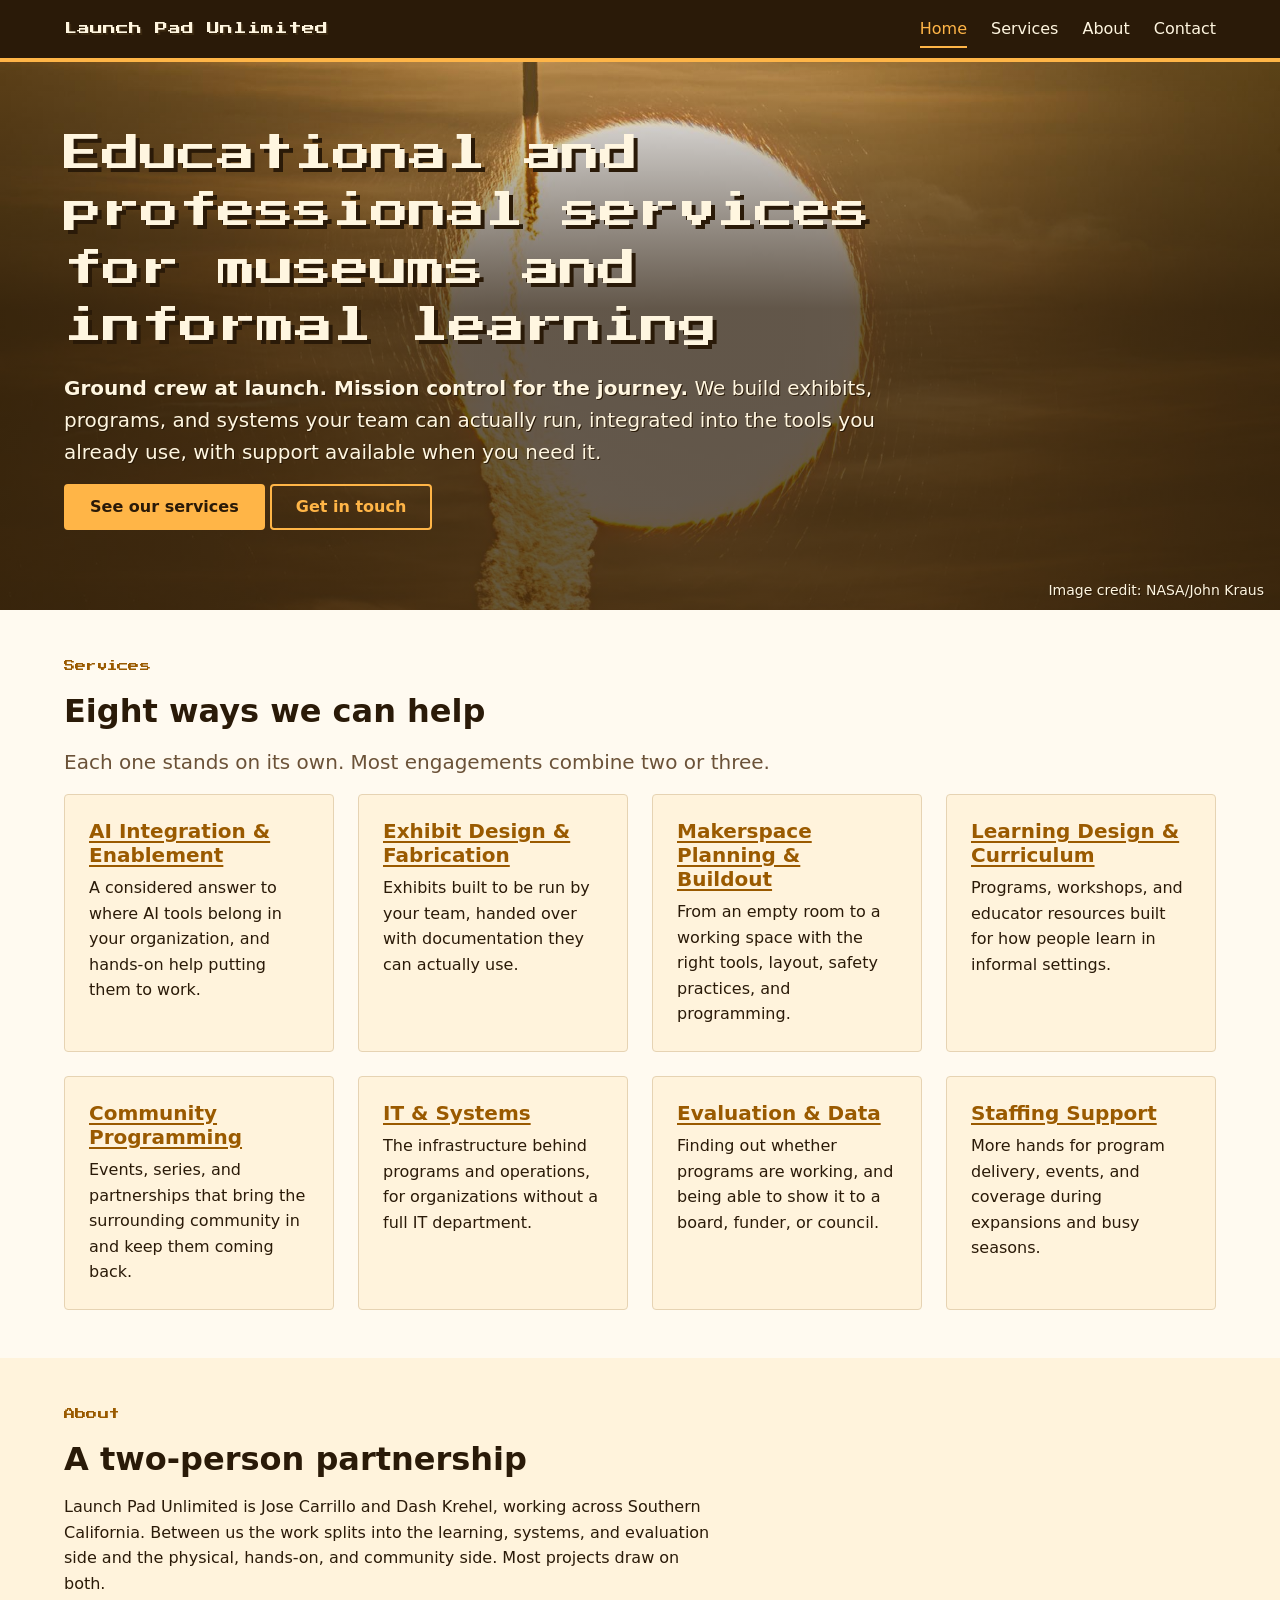
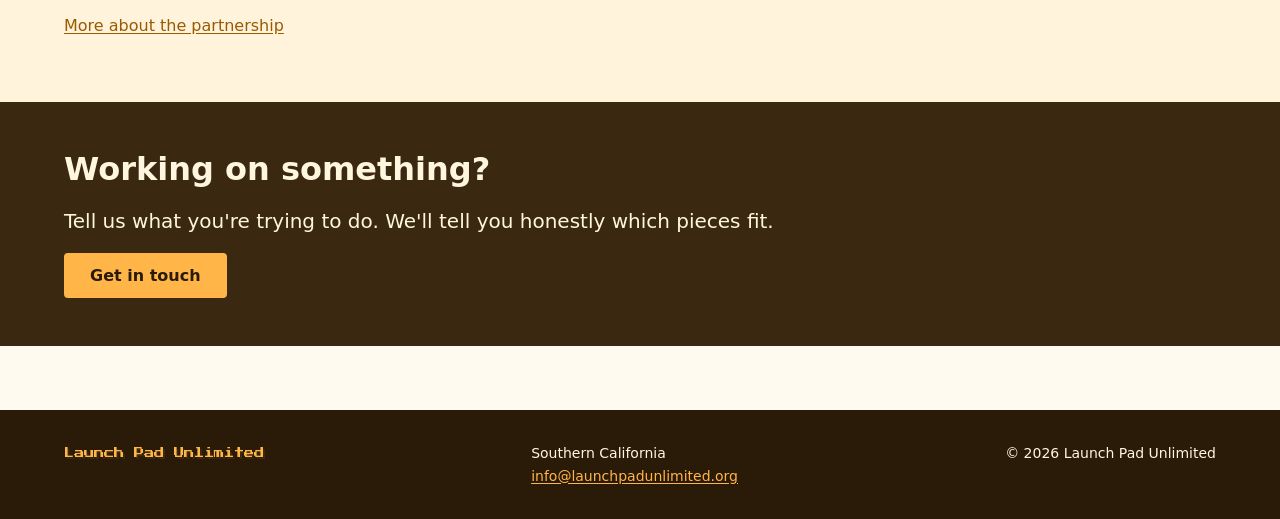
<file: index.html>
<!DOCTYPE html>
<html lang="en">
<head>
  <meta charset="UTF-8">
  <meta name="viewport" content="width=device-width, initial-scale=1">
  <title>Launch Pad Unlimited</title>
  <meta name="description" content="Launch Pad Unlimited provides AI enablement, exhibit design and fabrication, makerspace planning, learning design, community programming, IT and systems, evaluation, and staffing support to museums and informal learning organizations in Southern California.">
  <link rel="icon" href="data:image/svg+xml,<svg xmlns='http://www.w3.org/2000/svg' viewBox='0 0 100 100'><text y='.9em' font-size='90'>🚀</text></svg>">
  <link rel="stylesheet" href="styles.css">
</head>
<body>
  <a class="skip-link" href="#main">Skip to content</a>

  <header class="site-header">
    <div class="container">
      <a class="wordmark" href="index.html">Launch Pad Unlimited</a>
      <nav class="site-nav" aria-label="Primary">
        <ul>
          <li><a href="index.html" aria-current="page">Home</a></li>
          <li><a href="services.html">Services</a></li>
          <li><a href="about.html">About</a></li>
          <li><a href="contact.html">Contact</a></li>
        </ul>
      </nav>
    </div>
  </header>

  <main id="main">
    <section class="hero" aria-labelledby="hero-h">
      <div class="container">
        <h1 id="hero-h">Educational and professional services for museums and informal learning</h1>
        <p class="lede"><strong>Ground crew at launch. Mission control for the journey.</strong> We build exhibits, programs, and systems your team can actually run, integrated into the tools you already use, with support available when you need it.</p>
        <p>
          <a class="button" href="services.html">See our services</a>
          <a class="button button--ghost" href="contact.html">Get in touch</a>
        </p>
      </div>
      <p class="hero__credit">Image credit: NASA/John Kraus</p>
    </section>

    <section class="section" aria-labelledby="services-h">
      <div class="container">
        <p class="eyebrow">Services</p>
        <h2 id="services-h">Eight ways we can help</h2>
        <p class="lede">Each one stands on its own. Most engagements combine two or three.</p>
        <div class="grid">
          <div class="card">
            <h3><a href="services.html#ai-enablement">AI Integration &amp; Enablement</a></h3>
            <p>A considered answer to where AI tools belong in your organization, and hands-on help putting them to work.</p>
          </div>
          <div class="card">
            <h3><a href="services.html#exhibits">Exhibit Design &amp; Fabrication</a></h3>
            <p>Exhibits built to be run by your team, handed over with documentation they can actually use.</p>
          </div>
          <div class="card">
            <h3><a href="services.html#makerspace">Makerspace Planning &amp; Buildout</a></h3>
            <p>From an empty room to a working space with the right tools, layout, safety practices, and programming.</p>
          </div>
          <div class="card">
            <h3><a href="services.html#learning-design">Learning Design &amp; Curriculum</a></h3>
            <p>Programs, workshops, and educator resources built for how people learn in informal settings.</p>
          </div>
          <div class="card">
            <h3><a href="services.html#community-programming">Community Programming</a></h3>
            <p>Events, series, and partnerships that bring the surrounding community in and keep them coming back.</p>
          </div>
          <div class="card">
            <h3><a href="services.html#it-systems">IT &amp; Systems</a></h3>
            <p>The infrastructure behind programs and operations, for organizations without a full IT department.</p>
          </div>
          <div class="card">
            <h3><a href="services.html#evaluation">Evaluation &amp; Data</a></h3>
            <p>Finding out whether programs are working, and being able to show it to a board, funder, or council.</p>
          </div>
          <div class="card">
            <h3><a href="services.html#staffing">Staffing Support</a></h3>
            <p>More hands for program delivery, events, and coverage during expansions and busy seasons.</p>
          </div>
        </div>
      </div>
    </section>

    <section class="section section--alt" aria-labelledby="about-h">
      <div class="container">
        <p class="eyebrow">About</p>
        <h2 id="about-h">A two-person partnership</h2>
        <p>Launch Pad Unlimited is Jose Carrillo and Dash Krehel, working across Southern California. Between us the work splits into the learning, systems, and evaluation side and the physical, hands-on, and community side. Most projects draw on both.</p>
        <p><a href="about.html">More about the partnership</a></p>
      </div>
    </section>

    <section class="section section--dark" aria-labelledby="contact-h">
      <div class="container">
        <h2 id="contact-h">Working on something?</h2>
        <p class="lede">Tell us what you're trying to do. We'll tell you honestly which pieces fit.</p>
        <a class="button" href="contact.html">Get in touch</a>
      </div>
    </section>
  </main>

  <footer class="site-footer">
    <div class="container">
      <p><a class="wordmark" href="index.html">Launch Pad Unlimited</a></p>
      <p>Southern California<br>
        <span data-email>info [at] launchpadunlimited.org</span></p>
      <p>&copy; <span data-year>2026</span> Launch Pad Unlimited</p>
    </div>
  </footer>

  <script src="main.js"></script>
</body>
</html>
</file>
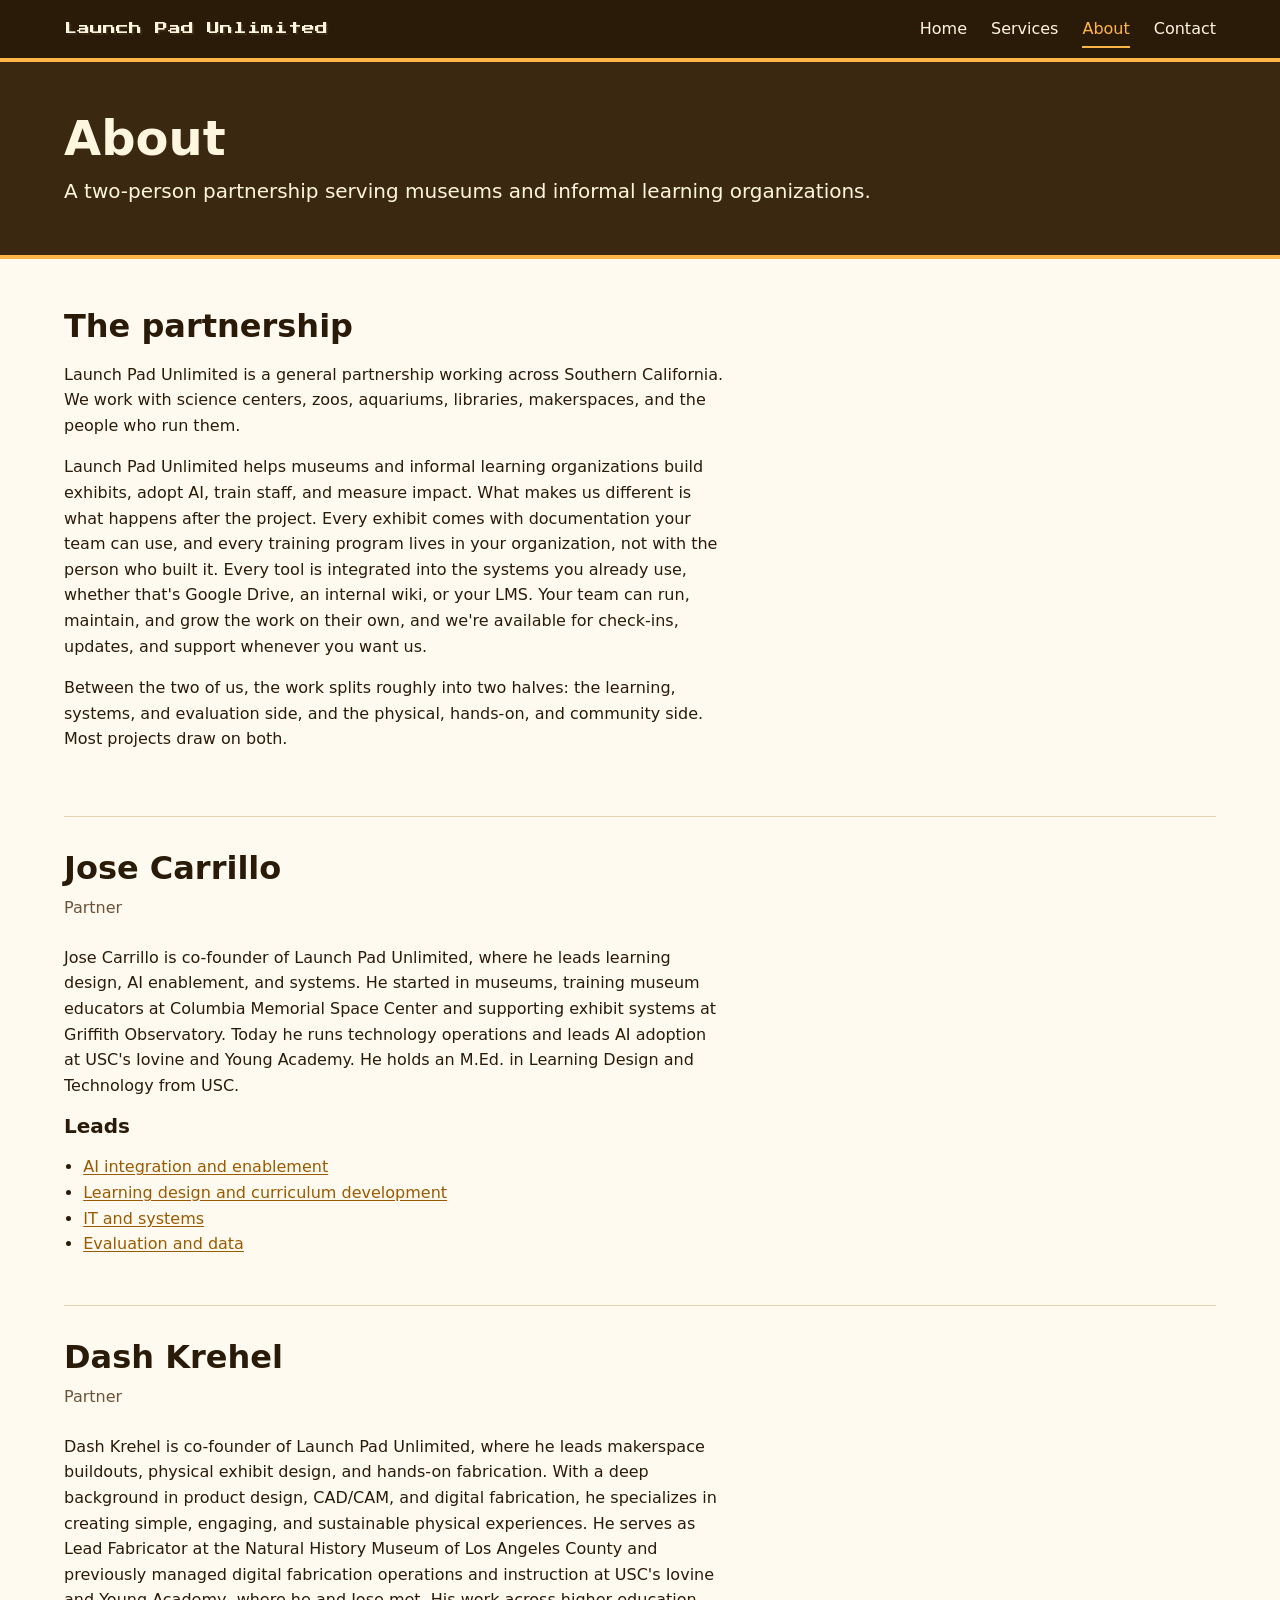
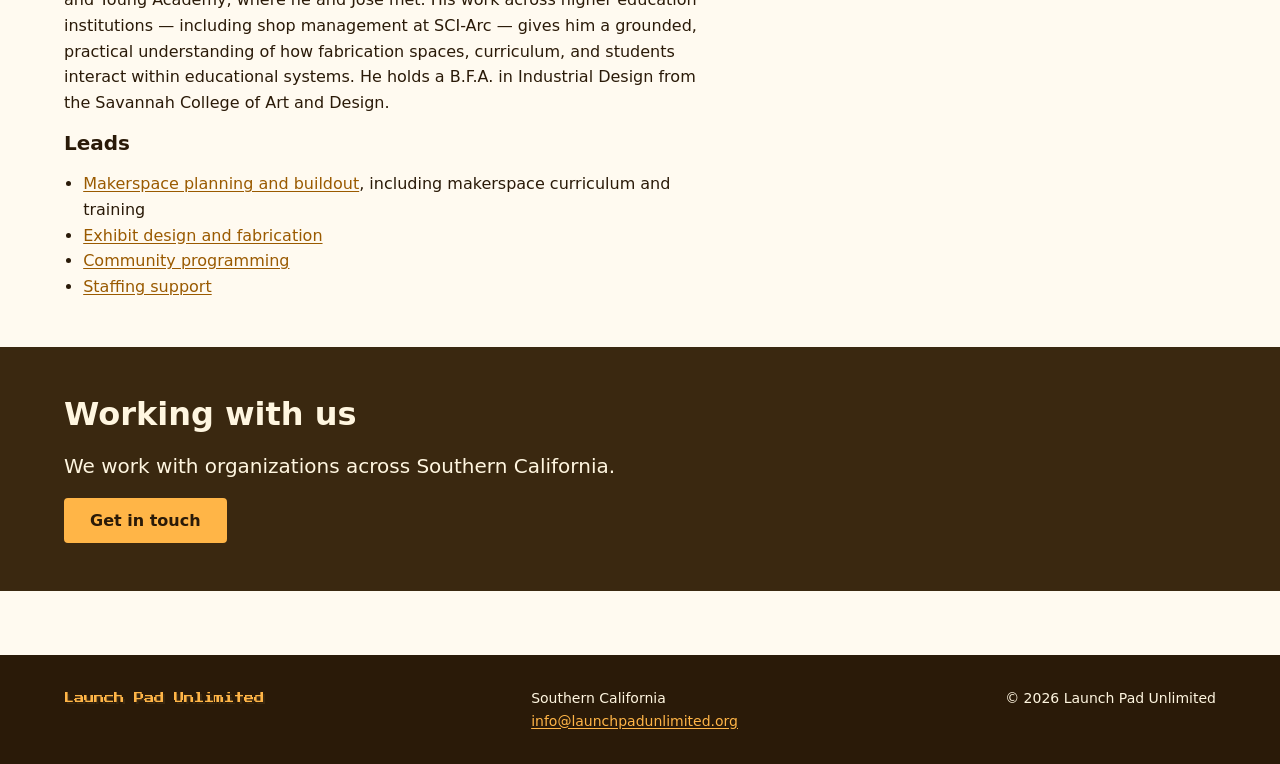
<file: about.html>
<!DOCTYPE html>
<html lang="en">
<head>
  <meta charset="UTF-8">
  <meta name="viewport" content="width=device-width, initial-scale=1">
  <title>About | Launch Pad Unlimited</title>
  <meta name="description" content="Launch Pad Unlimited is a partnership of Jose Carrillo and Dash Krehel, providing educational and professional services to museums and informal learning organizations across Southern California.">
  <link rel="icon" href="data:image/svg+xml,<svg xmlns='http://www.w3.org/2000/svg' viewBox='0 0 100 100'><text y='.9em' font-size='90'>🚀</text></svg>">
  <link rel="stylesheet" href="styles.css">
</head>
<body>
  <a class="skip-link" href="#main">Skip to content</a>

  <header class="site-header">
    <div class="container">
      <a class="wordmark" href="index.html">Launch Pad Unlimited</a>
      <nav class="site-nav" aria-label="Primary">
        <ul>
          <li><a href="index.html">Home</a></li>
          <li><a href="services.html">Services</a></li>
          <li><a href="about.html" aria-current="page">About</a></li>
          <li><a href="contact.html">Contact</a></li>
        </ul>
      </nav>
    </div>
  </header>

  <main id="main">
    <div class="page-title">
      <div class="container">
        <h1>About</h1>
        <p class="lede">A two-person partnership serving museums and informal learning organizations.</p>
      </div>
    </div>

    <div class="container section">
      <h2>The partnership</h2>
      <p>Launch Pad Unlimited is a general partnership working across Southern California. We work with science centers, zoos, aquariums, libraries, makerspaces, and the people who run them.</p>
      <p>Launch Pad Unlimited helps museums and informal learning organizations build exhibits, adopt AI, train staff, and measure impact. What makes us different is what happens after the project. Every exhibit comes with documentation your team can use, and every training program lives in your organization, not with the person who built it. Every tool is integrated into the systems you already use, whether that's Google Drive, an internal wiki, or your LMS. Your team can run, maintain, and grow the work on their own, and we're available for check-ins, updates, and support whenever you want us.</p>
      <p>Between the two of us, the work splits roughly into two halves: the learning, systems, and evaluation side, and the physical, hands-on, and community side. Most projects draw on both.</p>
    </div>

    <div class="container">
      <section class="partner" aria-labelledby="jose-h">
        <h2 id="jose-h">Jose Carrillo</h2>
        <p class="partner__role">Partner</p>
        <p>Jose Carrillo is co-founder of Launch Pad Unlimited, where he leads learning design, AI enablement, and systems. He started in museums, training museum educators at Columbia Memorial Space Center and supporting exhibit systems at Griffith Observatory. Today he runs technology operations and leads AI adoption at USC's Iovine and Young Academy. He holds an M.Ed. in Learning Design and Technology from USC.</p>
        <h3>Leads</h3>
        <ul>
          <li><a href="services.html#ai-enablement">AI integration and enablement</a></li>
          <li><a href="services.html#learning-design">Learning design and curriculum development</a></li>
          <li><a href="services.html#it-systems">IT and systems</a></li>
          <li><a href="services.html#evaluation">Evaluation and data</a></li>
        </ul>
      </section>

      <section class="partner" aria-labelledby="dash-h">
        <h2 id="dash-h">Dash Krehel</h2>
        <p class="partner__role">Partner</p>
        <p>Dash Krehel is co-founder of Launch Pad Unlimited, where he leads makerspace buildouts, physical exhibit design, and hands-on fabrication. With a deep background in product design, CAD/CAM, and digital fabrication, he specializes in creating simple, engaging, and sustainable physical experiences. He serves as Lead Fabricator at the Natural History Museum of Los Angeles County and previously managed digital fabrication operations and instruction at USC's Iovine and Young Academy, where he and Jose met. His work across higher education institutions &mdash; including shop management at SCI-Arc &mdash; gives him a grounded, practical understanding of how fabrication spaces, curriculum, and students interact within educational systems. He holds a B.F.A. in Industrial Design from the Savannah College of Art and Design.</p>
        <h3>Leads</h3>
        <ul>
          <li><a href="services.html#makerspace">Makerspace planning and buildout</a>, including makerspace curriculum and training</li>
          <li><a href="services.html#exhibits">Exhibit design and fabrication</a></li>
          <li><a href="services.html#community-programming">Community programming</a></li>
          <li><a href="services.html#staffing">Staffing support</a></li>
        </ul>
      </section>
    </div>

    <section class="section section--dark">
      <div class="container">
        <h2>Working with us</h2>
        <p class="lede">We work with organizations across Southern California.</p>
        <a class="button" href="contact.html">Get in touch</a>
      </div>
    </section>
  </main>

  <footer class="site-footer">
    <div class="container">
      <p><a class="wordmark" href="index.html">Launch Pad Unlimited</a></p>
      <p>Southern California<br>
        <span data-email>info [at] launchpadunlimited.org</span></p>
      <p>&copy; <span data-year>2026</span> Launch Pad Unlimited</p>
    </div>
  </footer>

  <script src="main.js"></script>
</body>
</html>
</file>
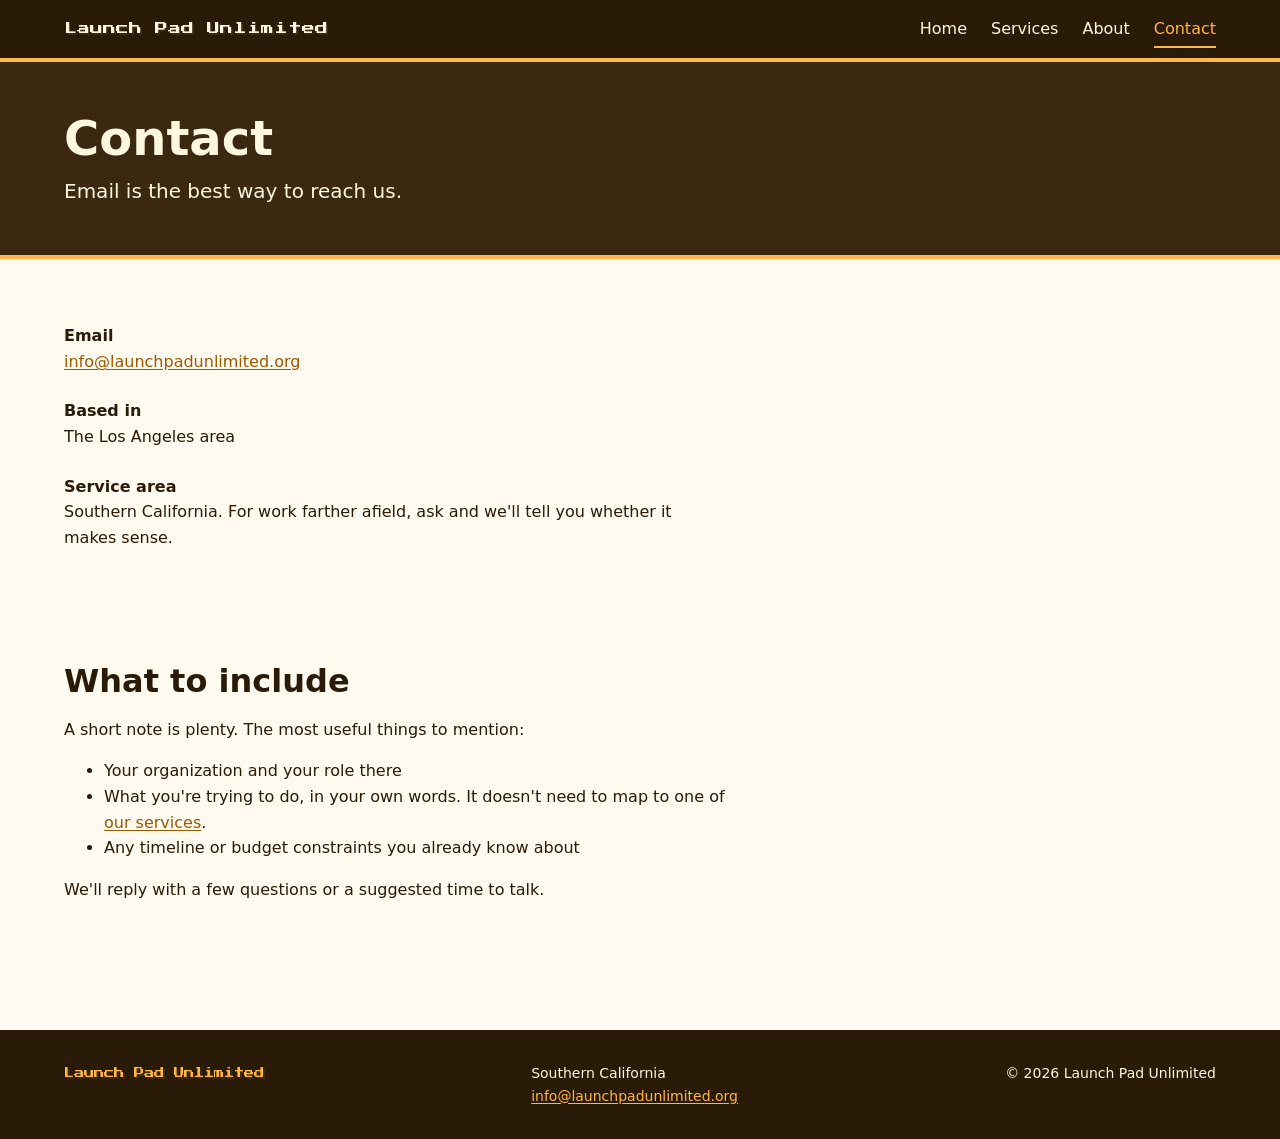
<file: contact.html>
<!DOCTYPE html>
<html lang="en">
<head>
  <meta charset="UTF-8">
  <meta name="viewport" content="width=device-width, initial-scale=1">
  <title>Contact | Launch Pad Unlimited</title>
  <meta name="description" content="Get in touch with Launch Pad Unlimited, serving museums and informal learning organizations across Southern California.">
  <link rel="icon" href="data:image/svg+xml,<svg xmlns='http://www.w3.org/2000/svg' viewBox='0 0 100 100'><text y='.9em' font-size='90'>🚀</text></svg>">
  <link rel="stylesheet" href="styles.css">
</head>
<body>
  <a class="skip-link" href="#main">Skip to content</a>

  <header class="site-header">
    <div class="container">
      <a class="wordmark" href="index.html">Launch Pad Unlimited</a>
      <nav class="site-nav" aria-label="Primary">
        <ul>
          <li><a href="index.html">Home</a></li>
          <li><a href="services.html">Services</a></li>
          <li><a href="about.html">About</a></li>
          <li><a href="contact.html" aria-current="page">Contact</a></li>
        </ul>
      </nav>
    </div>
  </header>

  <main id="main">
    <div class="page-title">
      <div class="container">
        <h1>Contact</h1>
        <p class="lede">Email is the best way to reach us.</p>
      </div>
    </div>

    <div class="container section">
      <dl class="details">
        <dt>Email</dt>
        <dd><span data-email>info [at] launchpadunlimited.org</span></dd>

        <dt>Based in</dt>
        <dd>The Los Angeles area</dd>

        <dt>Service area</dt>
        <dd>Southern California. For work farther afield, ask and we'll tell you whether it makes sense.</dd>
      </dl>
    </div>

    <div class="container section">
      <h2>What to include</h2>
      <p>A short note is plenty. The most useful things to mention:</p>
      <ul>
        <li>Your organization and your role there</li>
        <li>What you're trying to do, in your own words. It doesn't need to map to one of <a href="services.html">our services</a>.</li>
        <li>Any timeline or budget constraints you already know about</li>
      </ul>
      <p>We'll reply with a few questions or a suggested time to talk.</p>
    </div>
  </main>

  <footer class="site-footer">
    <div class="container">
      <p><a class="wordmark" href="index.html">Launch Pad Unlimited</a></p>
      <p>Southern California<br>
        <span data-email>info [at] launchpadunlimited.org</span></p>
      <p>&copy; <span data-year>2026</span> Launch Pad Unlimited</p>
    </div>
  </footer>

  <script src="main.js"></script>
</body>
</html>
</file>
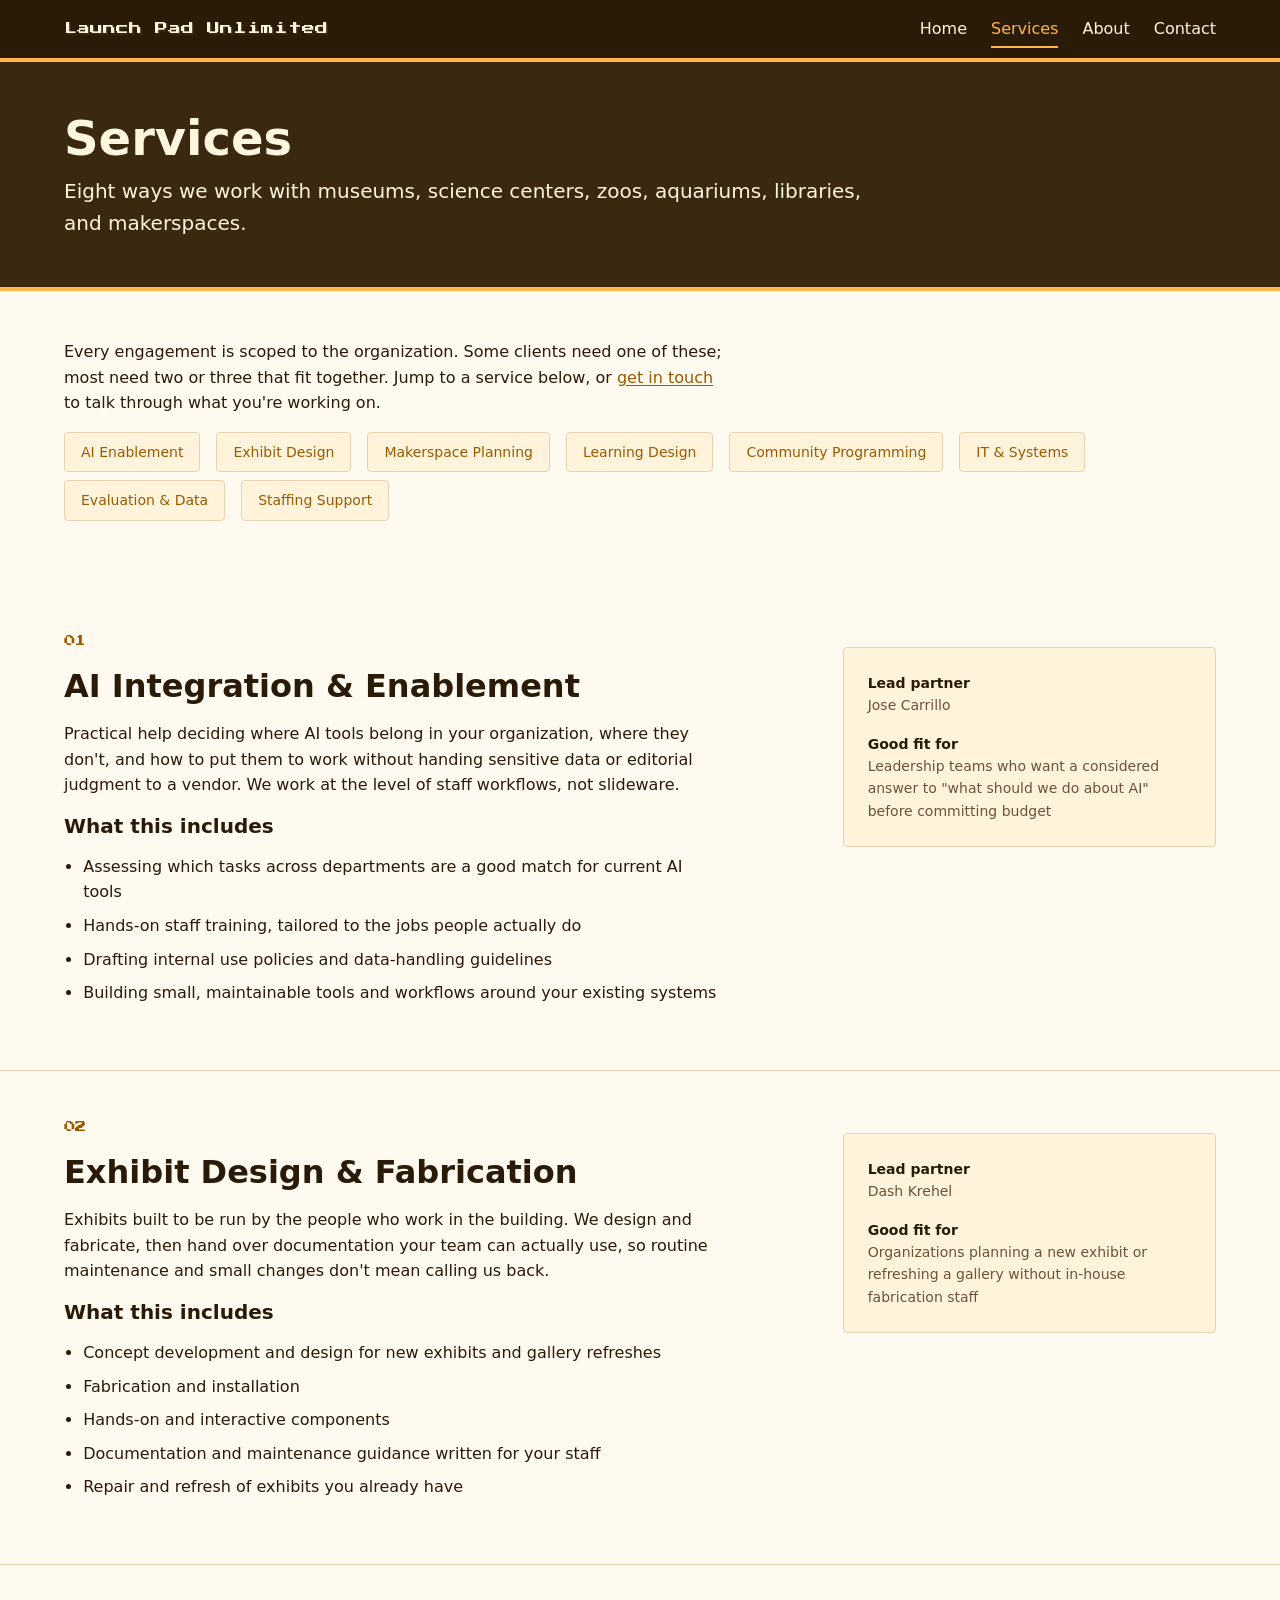
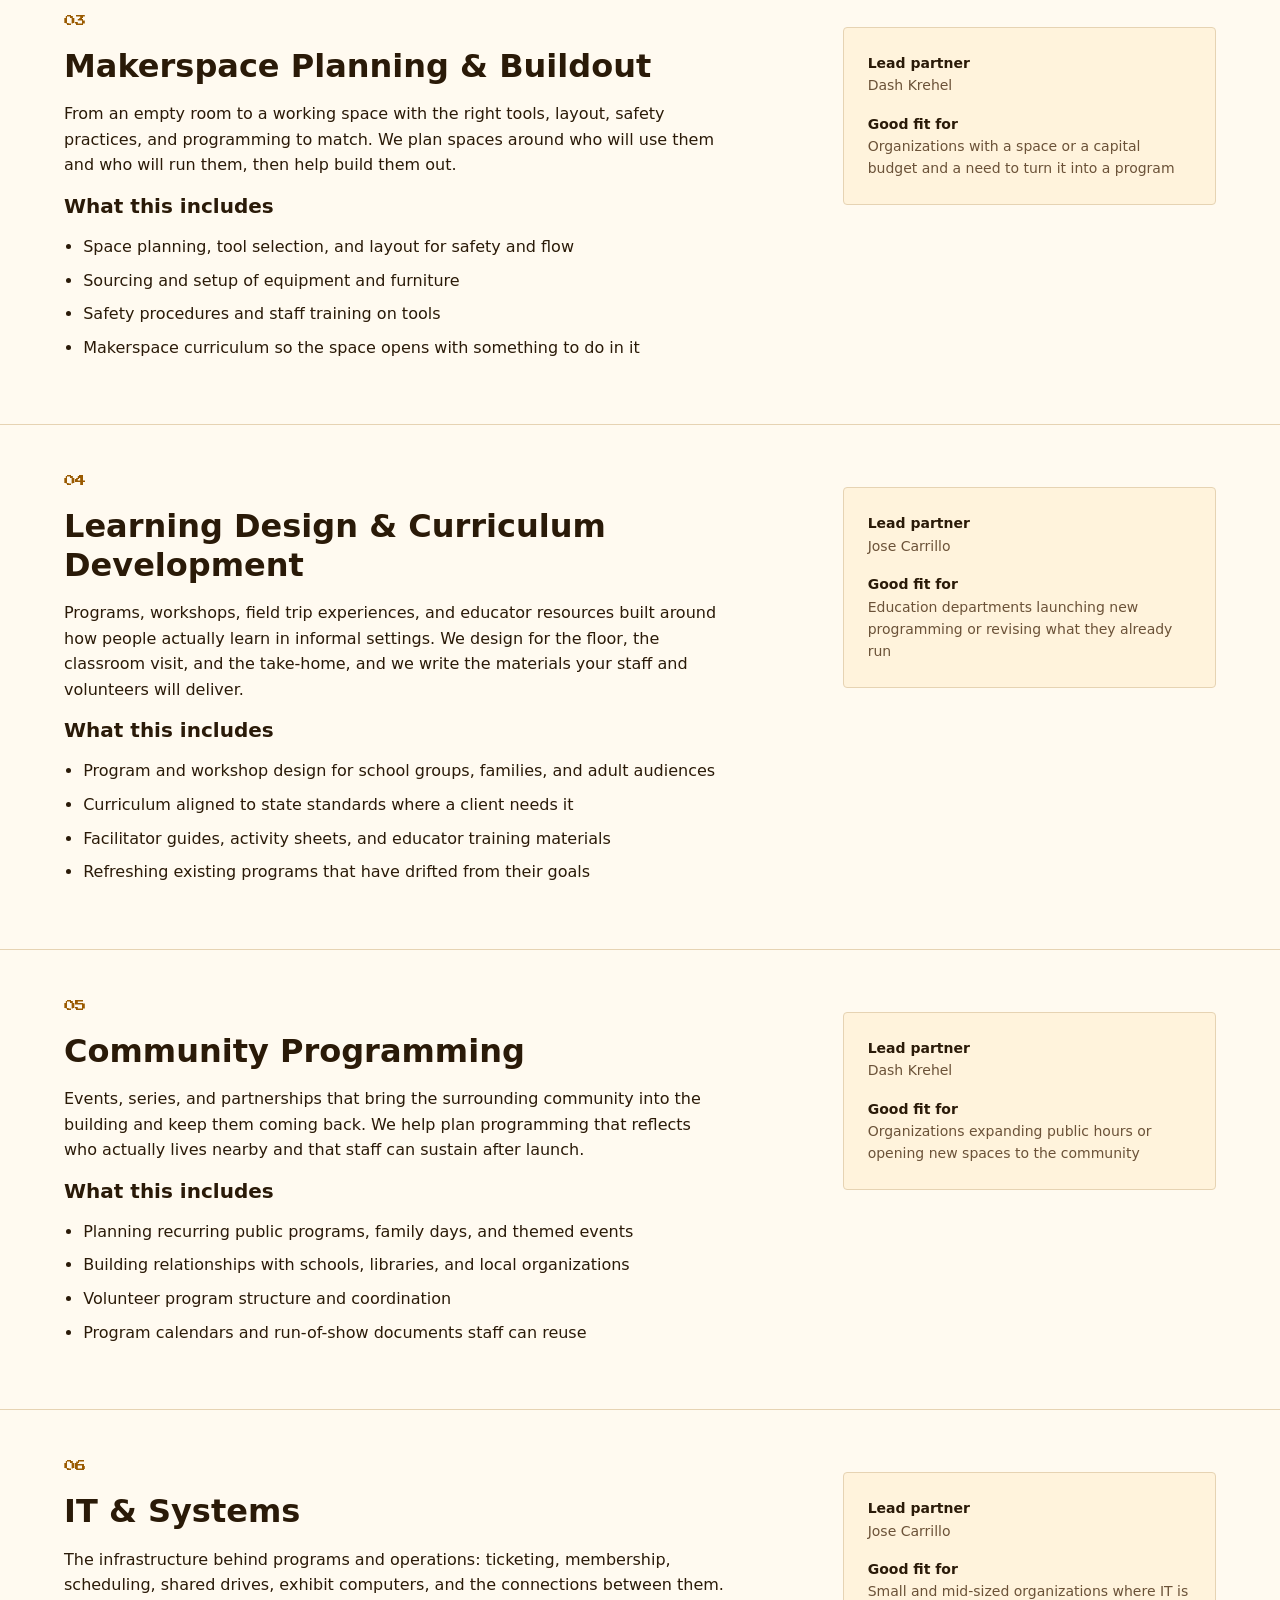
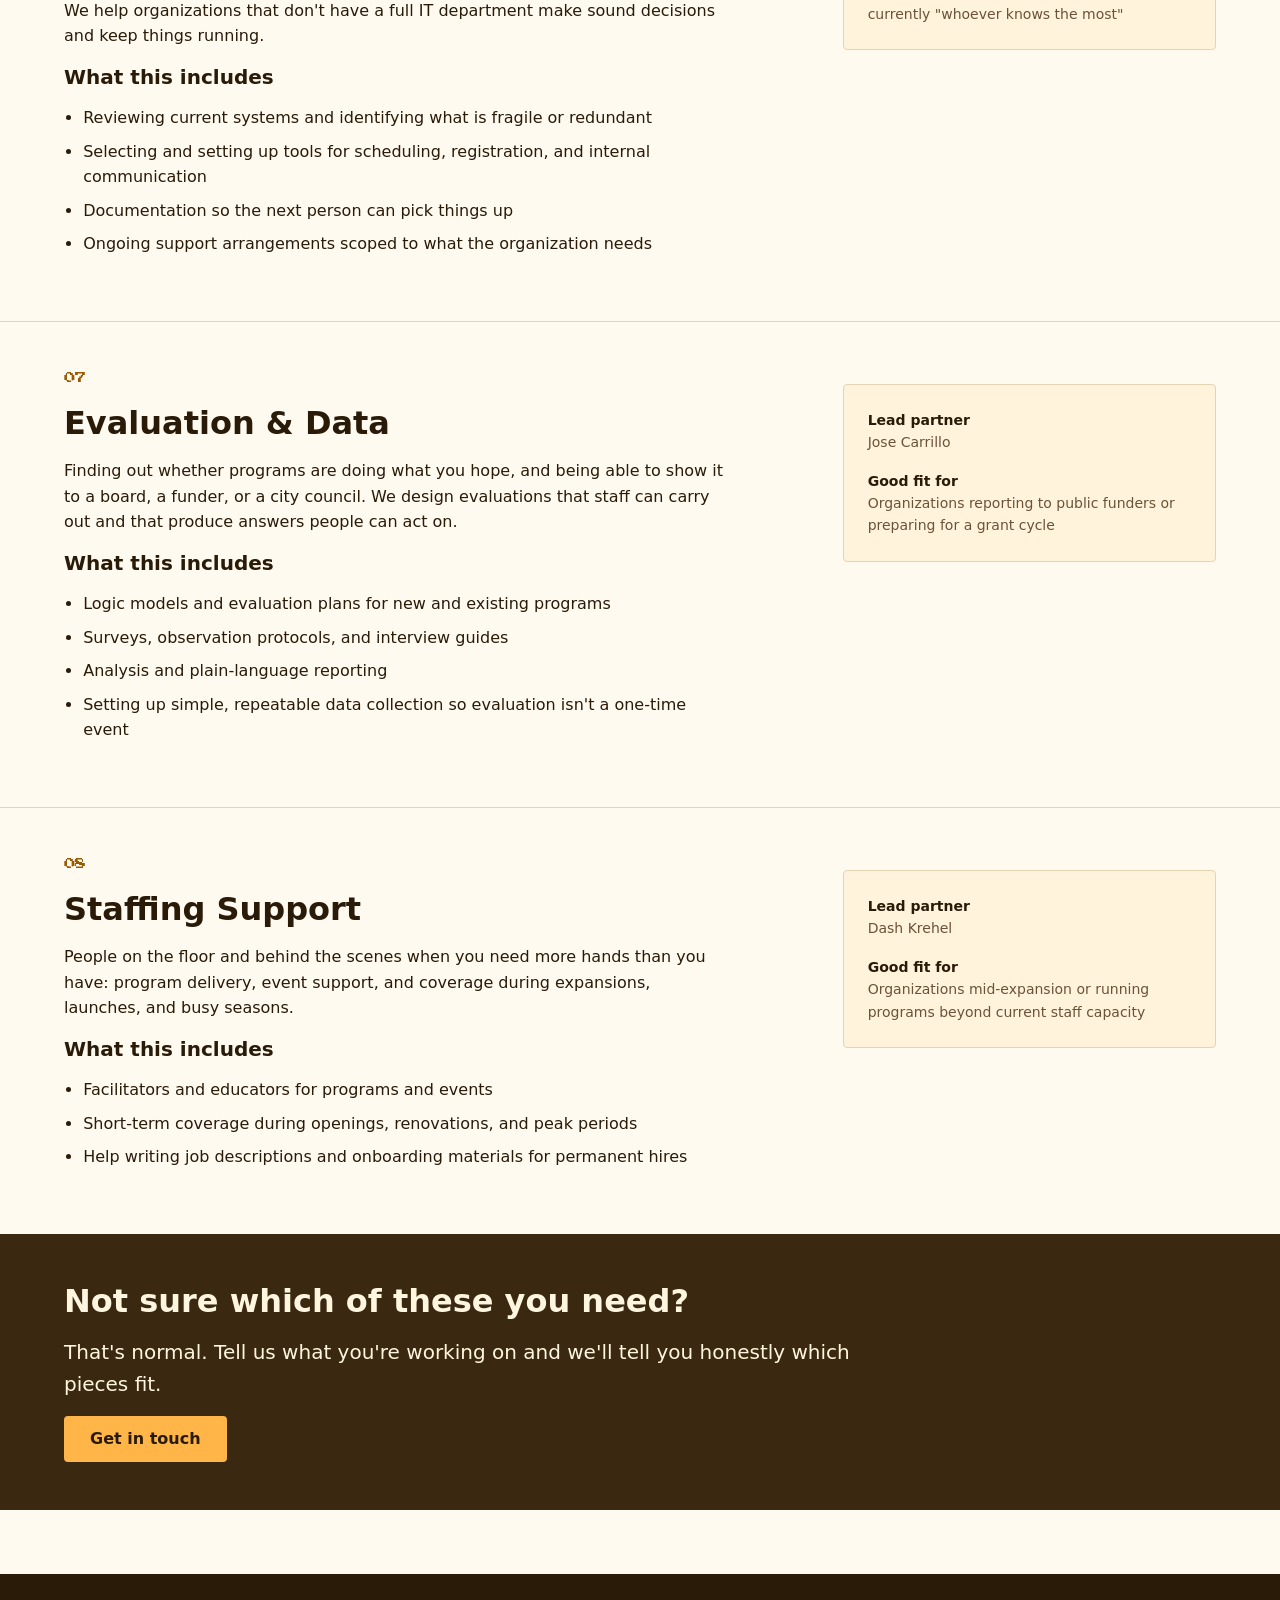
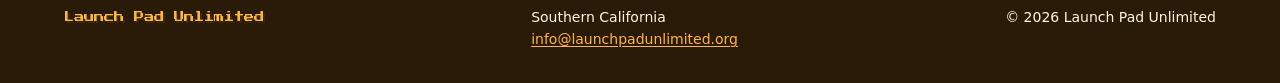
<file: services.html>
<!DOCTYPE html>
<html lang="en">
<head>
  <meta charset="UTF-8">
  <meta name="viewport" content="width=device-width, initial-scale=1">
  <title>Services | Launch Pad Unlimited</title>
  <meta name="description" content="Learning design, AI enablement, IT and systems, evaluation, makerspace planning, community programming, and staffing support for museums and informal learning organizations.">
  <link rel="icon" href="data:image/svg+xml,<svg xmlns='http://www.w3.org/2000/svg' viewBox='0 0 100 100'><text y='.9em' font-size='90'>🚀</text></svg>">
  <link rel="stylesheet" href="styles.css">
</head>
<body>
  <a class="skip-link" href="#main">Skip to content</a>

  <header class="site-header">
    <div class="container">
      <a class="wordmark" href="index.html">Launch Pad Unlimited</a>
      <nav class="site-nav" aria-label="Primary">
        <ul>
          <li><a href="index.html">Home</a></li>
          <li><a href="services.html" aria-current="page">Services</a></li>
          <li><a href="about.html">About</a></li>
          <li><a href="contact.html">Contact</a></li>
        </ul>
      </nav>
    </div>
  </header>

  <main id="main">
    <div class="page-title">
      <div class="container">
        <h1>Services</h1>
        <p class="lede">Eight ways we work with museums, science centers, zoos, aquariums, libraries, and makerspaces.</p>
      </div>
    </div>
<!--TEST-->
    <div class="container section">
      <p>Every engagement is scoped to the organization. Some clients need one of these; most need two or three that fit together. Jump to a service below, or <a href="contact.html">get in touch</a> to talk through what you're working on.</p>
      <ul class="jump-list" aria-label="Jump to a service">
        <li><a href="#ai-enablement">AI Enablement</a></li>
        <li><a href="#exhibits">Exhibit Design</a></li>
        <li><a href="#makerspace">Makerspace Planning</a></li>
        <li><a href="#learning-design">Learning Design</a></li>
        <li><a href="#community-programming">Community Programming</a></li>
        <li><a href="#it-systems">IT &amp; Systems</a></li>
        <li><a href="#evaluation">Evaluation &amp; Data</a></li>
        <li><a href="#staffing">Staffing Support</a></li>
      </ul>
    </div>

    <!-- Each service is a self-contained <section> with a stable id.
         To split one into its own page, lift the whole section. -->

    <section class="service" id="ai-enablement" aria-labelledby="ai-enablement-h">
      <div class="container service__inner">
        <div>
          <p class="eyebrow">01</p>
          <h2 id="ai-enablement-h">AI Integration &amp; Enablement</h2>
          <p>Practical help deciding where AI tools belong in your organization, where they don't, and how to put them to work without handing sensitive data or editorial judgment to a vendor. We work at the level of staff workflows, not slideware.</p>
          <h3>What this includes</h3>
          <ul>
            <li>Assessing which tasks across departments are a good match for current AI tools</li>
            <li>Hands-on staff training, tailored to the jobs people actually do</li>
            <li>Drafting internal use policies and data-handling guidelines</li>
            <li>Building small, maintainable tools and workflows around your existing systems</li>
          </ul>
        </div>
        <dl class="service__meta">
          <dt>Lead partner</dt>
          <dd>Jose Carrillo</dd>
          <dt>Good fit for</dt>
          <dd>Leadership teams who want a considered answer to "what should we do about AI" before committing budget</dd>
        </dl>
      </div>
    </section>
    <section class="service" id="exhibits" aria-labelledby="exhibits-h">
      <div class="container service__inner">
        <div>
          <p class="eyebrow">02</p>
          <h2 id="exhibits-h">Exhibit Design &amp; Fabrication</h2>
          <p>Exhibits built to be run by the people who work in the building. We design and fabricate, then hand over documentation your team can actually use, so routine maintenance and small changes don't mean calling us back.</p>
          <h3>What this includes</h3>
          <ul>
            <li>Concept development and design for new exhibits and gallery refreshes</li>
            <li>Fabrication and installation</li>
            <li>Hands-on and interactive components</li>
            <li>Documentation and maintenance guidance written for your staff</li>
            <li>Repair and refresh of exhibits you already have</li>
          </ul>
        </div>
        <dl class="service__meta">
          <dt>Lead partner</dt>
          <dd>Dash Krehel</dd>
          <dt>Good fit for</dt>
          <dd>Organizations planning a new exhibit or refreshing a gallery without in-house fabrication staff</dd>
        </dl>
      </div>
    </section>
    <section class="service" id="makerspace" aria-labelledby="makerspace-h">
      <div class="container service__inner">
        <div>
          <p class="eyebrow">03</p>
          <h2 id="makerspace-h">Makerspace Planning &amp; Buildout</h2>
          <p>From an empty room to a working space with the right tools, layout, safety practices, and programming to match. We plan spaces around who will use them and who will run them, then help build them out.</p>
          <h3>What this includes</h3>
          <ul>
            <li>Space planning, tool selection, and layout for safety and flow</li>
            <li>Sourcing and setup of equipment and furniture</li>
            <li>Safety procedures and staff training on tools</li>
            <li>Makerspace curriculum so the space opens with something to do in it</li>
          </ul>
        </div>
        <dl class="service__meta">
          <dt>Lead partner</dt>
          <dd>Dash Krehel</dd>
          <dt>Good fit for</dt>
          <dd>Organizations with a space or a capital budget and a need to turn it into a program</dd>
        </dl>
      </div>
    </section>
    <section class="service" id="learning-design" aria-labelledby="learning-design-h">
      <div class="container service__inner">
        <div>
          <p class="eyebrow">04</p>
          <h2 id="learning-design-h">Learning Design &amp; Curriculum Development</h2>
          <p>Programs, workshops, field trip experiences, and educator resources built around how people actually learn in informal settings. We design for the floor, the classroom visit, and the take-home, and we write the materials your staff and volunteers will deliver.</p>
          <h3>What this includes</h3>
          <ul>
            <li>Program and workshop design for school groups, families, and adult audiences</li>
            <li>Curriculum aligned to state standards where a client needs it</li>
            <li>Facilitator guides, activity sheets, and educator training materials</li>
            <li>Refreshing existing programs that have drifted from their goals</li>
          </ul>
        </div>
        <dl class="service__meta">
          <dt>Lead partner</dt>
          <dd>Jose Carrillo</dd>
          <dt>Good fit for</dt>
          <dd>Education departments launching new programming or revising what they already run</dd>
        </dl>
      </div>
    </section>
    <section class="service" id="community-programming" aria-labelledby="community-programming-h">
      <div class="container service__inner">
        <div>
          <p class="eyebrow">05</p>
          <h2 id="community-programming-h">Community Programming</h2>
          <p>Events, series, and partnerships that bring the surrounding community into the building and keep them coming back. We help plan programming that reflects who actually lives nearby and that staff can sustain after launch.</p>
          <h3>What this includes</h3>
          <ul>
            <li>Planning recurring public programs, family days, and themed events</li>
            <li>Building relationships with schools, libraries, and local organizations</li>
            <li>Volunteer program structure and coordination</li>
            <li>Program calendars and run-of-show documents staff can reuse</li>
          </ul>
        </div>
        <dl class="service__meta">
          <dt>Lead partner</dt>
          <dd>Dash Krehel</dd>
          <dt>Good fit for</dt>
          <dd>Organizations expanding public hours or opening new spaces to the community</dd>
        </dl>
      </div>
    </section>
    <section class="service" id="it-systems" aria-labelledby="it-systems-h">
      <div class="container service__inner">
        <div>
          <p class="eyebrow">06</p>
          <h2 id="it-systems-h">IT &amp; Systems</h2>
          <p>The infrastructure behind programs and operations: ticketing, membership, scheduling, shared drives, exhibit computers, and the connections between them. We help organizations that don't have a full IT department make sound decisions and keep things running.</p>
          <h3>What this includes</h3>
          <ul>
            <li>Reviewing current systems and identifying what is fragile or redundant</li>
            <li>Selecting and setting up tools for scheduling, registration, and internal communication</li>
            <li>Documentation so the next person can pick things up</li>
            <li>Ongoing support arrangements scoped to what the organization needs</li>
          </ul>
        </div>
        <dl class="service__meta">
          <dt>Lead partner</dt>
          <dd>Jose Carrillo</dd>
          <dt>Good fit for</dt>
          <dd>Small and mid-sized organizations where IT is currently "whoever knows the most"</dd>
        </dl>
      </div>
    </section>
    <section class="service" id="evaluation" aria-labelledby="evaluation-h">
      <div class="container service__inner">
        <div>
          <p class="eyebrow">07</p>
          <h2 id="evaluation-h">Evaluation &amp; Data</h2>
          <p>Finding out whether programs are doing what you hope, and being able to show it to a board, a funder, or a city council. We design evaluations that staff can carry out and that produce answers people can act on.</p>
          <h3>What this includes</h3>
          <ul>
            <li>Logic models and evaluation plans for new and existing programs</li>
            <li>Surveys, observation protocols, and interview guides</li>
            <li>Analysis and plain-language reporting</li>
            <li>Setting up simple, repeatable data collection so evaluation isn't a one-time event</li>
          </ul>
        </div>
        <dl class="service__meta">
          <dt>Lead partner</dt>
          <dd>Jose Carrillo</dd>
          <dt>Good fit for</dt>
          <dd>Organizations reporting to public funders or preparing for a grant cycle</dd>
        </dl>
      </div>
    </section>
    <section class="service" id="staffing" aria-labelledby="staffing-h">
      <div class="container service__inner">
        <div>
          <p class="eyebrow">08</p>
          <h2 id="staffing-h">Staffing Support</h2>
          <p>People on the floor and behind the scenes when you need more hands than you have: program delivery, event support, and coverage during expansions, launches, and busy seasons.</p>
          <h3>What this includes</h3>
          <ul>
            <li>Facilitators and educators for programs and events</li>
            <li>Short-term coverage during openings, renovations, and peak periods</li>
            <li>Help writing job descriptions and onboarding materials for permanent hires</li>
          </ul>
        </div>
        <dl class="service__meta">
          <dt>Lead partner</dt>
          <dd>Dash Krehel</dd>
          <dt>Good fit for</dt>
          <dd>Organizations mid-expansion or running programs beyond current staff capacity</dd>
        </dl>
      </div>
    </section>

    <section class="section section--dark">
      <div class="container">
        <h2>Not sure which of these you need?</h2>
        <p class="lede">That's normal. Tell us what you're working on and we'll tell you honestly which pieces fit.</p>
        <a class="button" href="contact.html">Get in touch</a>
      </div>
    </section>
  </main>

  <footer class="site-footer">
    <div class="container">
      <p><a class="wordmark" href="index.html">Launch Pad Unlimited</a></p>
      <p>Southern California<br>
        <span data-email>info [at] launchpadunlimited.org</span></p>
      <p>&copy; <span data-year>2026</span> Launch Pad Unlimited</p>
    </div>
  </footer>

  <script src="main.js"></script>
</body>
</html>
</file>
<file: styles.css>
/* Launch Pad Unlimited — shared stylesheet
   Tokens live on :root. Do not hardcode colors in rules. */

@font-face {
  font-family: "Press Start 2P";
  font-style: normal;
  font-weight: 400;
  font-display: swap;
  src: url("fonts/press-start-2p-latin.woff2") format("woff2");
  unicode-range: U+0000-00FF, U+0131, U+0152-0153, U+02BB-02BC, U+02C6, U+02DA,
    U+02DC, U+0304, U+0308, U+0329, U+2000-206F, U+20AC, U+2122, U+2191, U+2193,
    U+2212, U+2215, U+FEFF, U+FFFD;
}

:root {
  /* Brand — inherited from the launch splash */
  --ink: #fff6e0;
  --amber: #ffb547;
  --ember: #2a1a08;

  /* Surfaces */
  --bg: #fffaf0;
  --surface: #fff3dc;
  --bg-dark: #3a2810;
  --border: #e6d3b3;
  --haze: rgba(42, 26, 8, 0.72);

  /* Text on light surfaces */
  --text: #2a1a08;
  --text-muted: #6b5238;
  --link: #9a5a00;
  --link-hover: #7a4700;
  --focus: #9a5a00;

  /* Type */
  --font-body: system-ui, -apple-system, "Segoe UI", Roboto, "Helvetica Neue",
    Arial, sans-serif;
  --font-display: "Press Start 2P", "Courier New", monospace;
  --fs-sm: 0.875rem;
  --fs-base: 1rem;
  --fs-lg: 1.25rem;
  --fs-xl: 1.5rem;
  --fs-2xl: 2rem;
  --fs-3xl: clamp(2rem, 4vw, 3rem);
  --lh-body: 1.6;
  --lh-tight: 1.2;

  /* Spacing — 8px scale */
  --sp-1: 0.5rem;
  --sp-2: 1rem;
  --sp-3: 1.5rem;
  --sp-4: 2rem;
  --sp-6: 3rem;
  --sp-8: 4rem;

  --measure: 65ch;
  --container: 72rem;
  --radius: 4px;
}

/* ---------- Base ---------- */

*,
*::before,
*::after {
  box-sizing: border-box;
}

html {
  scroll-behavior: smooth;
}

@media (prefers-reduced-motion: reduce) {
  html {
    scroll-behavior: auto;
  }
}

body {
  margin: 0;
  font-family: var(--font-body);
  font-size: var(--fs-base);
  line-height: var(--lh-body);
  color: var(--text);
  background: var(--bg);
}

h1,
h2,
h3 {
  line-height: var(--lh-tight);
  margin: 0 0 var(--sp-2);
}

h1 {
  font-size: var(--fs-3xl);
}

h2 {
  font-size: var(--fs-2xl);
}

h3 {
  font-size: var(--fs-lg);
}

p,
ul,
ol {
  margin: 0 0 var(--sp-2);
  max-width: var(--measure);
}

a {
  color: var(--link);
  text-underline-offset: 0.15em;
}

a:hover {
  color: var(--link-hover);
}

:focus-visible {
  outline: 3px solid var(--focus);
  outline-offset: 2px;
}

img {
  max-width: 100%;
  height: auto;
}

/* ---------- Layout helpers ---------- */

.container {
  width: min(100% - 2 * var(--sp-3), var(--container));
  margin-inline: auto;
}

.section {
  padding-block: var(--sp-6);
}

.section--alt {
  background: var(--surface);
}

.section--dark {
  background: var(--bg-dark);
  color: var(--ink);
}

.section--dark a {
  color: var(--amber);
}

.section--dark a:hover {
  color: var(--ink);
}

.section--dark :focus-visible {
  outline-color: var(--amber);
}

.eyebrow {
  font-family: var(--font-display);
  font-size: 0.7rem;
  color: var(--link);
  letter-spacing: 0.02em;
  margin-bottom: var(--sp-2);
}

.section--dark .eyebrow {
  color: var(--amber);
}

.lede {
  font-size: var(--fs-lg);
  color: var(--text-muted);
}

.section--dark .lede {
  color: var(--ink);
}

/* Visible placeholder for content that has not been written yet.
   Remove the class and the marker when the real copy lands. */
.todo {
  display: inline-block;
  border: 2px dashed var(--link);
  background: var(--surface);
  padding: var(--sp-2);
  border-radius: var(--radius);
  color: var(--text-muted);
  max-width: var(--measure);
}

.todo::before {
  content: "TODO";
  display: inline-block;
  font-family: var(--font-display);
  font-size: 0.6rem;
  color: var(--link);
  margin-right: var(--sp-1);
}

.section--dark .todo,
.hero .todo {
  background: var(--haze);
  color: var(--ink);
  border-color: var(--amber);
}

.section--dark .todo::before,
.hero .todo::before {
  color: var(--amber);
}

/* ---------- Skip link ---------- */

.skip-link {
  position: absolute;
  top: -100%;
  left: var(--sp-2);
  background: var(--amber);
  color: var(--ember);
  padding: var(--sp-1) var(--sp-2);
  border-radius: 0 0 var(--radius) var(--radius);
  z-index: 100;
}

.skip-link:focus {
  top: 0;
}

/* ---------- Header / nav ---------- */

.site-header {
  background: var(--ember);
  color: var(--ink);
  border-bottom: 4px solid var(--amber);
}

.site-header .container {
  display: flex;
  flex-wrap: wrap;
  align-items: center;
  justify-content: space-between;
  gap: var(--sp-2) var(--sp-4);
  padding-block: var(--sp-2);
}

.wordmark {
  font-family: var(--font-display);
  font-size: 0.8rem;
  line-height: 1.6;
  color: var(--ink);
  text-decoration: none;
  text-shadow: 2px 2px 0 var(--bg-dark);
}

.wordmark:hover {
  color: var(--amber);
}

.site-nav ul {
  list-style: none;
  margin: 0;
  padding: 0;
  display: flex;
  flex-wrap: wrap;
  gap: var(--sp-1) var(--sp-3);
  max-width: none;
}

.site-nav a {
  color: var(--ink);
  text-decoration: none;
  padding-block: var(--sp-1);
  border-bottom: 2px solid transparent;
}

.site-nav a:hover {
  color: var(--amber);
}

.site-nav a[aria-current="page"] {
  color: var(--amber);
  border-bottom-color: var(--amber);
}

.site-header :focus-visible {
  outline-color: var(--amber);
}

/* ---------- Hero ---------- */

.hero {
  position: relative;
  color: var(--ink);
  background: var(--bg-dark) url("launch-bg.jpg") center / cover no-repeat;
  padding-block: var(--sp-8);
  min-height: 60vh;
  display: flex;
  align-items: flex-end;
}

.hero::before {
  content: "";
  position: absolute;
  inset: 0;
  background: linear-gradient(
    to top,
    var(--haze) 0%,
    var(--haze) 55%,
    transparent 100%
  );
}

.hero .container {
  position: relative;
}

.hero h1 {
  font-family: var(--font-display);
  font-size: clamp(1.2rem, 3.5vw, 2.4rem);
  line-height: 1.5;
  font-weight: 400;
  text-shadow: 4px 4px 0 var(--ember);
  max-width: 24ch;
}

.hero .lede {
  max-width: var(--measure);
  color: var(--ink);
  text-shadow: 1px 1px 0 var(--ember);
}

/* Required by the image policy in CLAUDE.md — keep visible */
.hero__credit {
  position: absolute;
  right: var(--sp-2);
  bottom: var(--sp-1);
  margin: 0;
  font-size: var(--fs-sm);
  color: var(--ink);
  text-shadow: 1px 1px 0 var(--ember);
}

/* Non-home pages get a plain dark band instead of the photo */
.page-title {
  background: var(--bg-dark);
  color: var(--ink);
  padding-block: var(--sp-6);
  border-bottom: 4px solid var(--amber);
}

.page-title h1 {
  margin-bottom: var(--sp-1);
}

.page-title .lede {
  color: var(--ink);
  margin-bottom: 0;
}

/* ---------- Buttons ---------- */

.button {
  display: inline-block;
  background: var(--amber);
  color: var(--ember);
  font-weight: 600;
  text-decoration: none;
  padding: var(--sp-1) var(--sp-3);
  border-radius: var(--radius);
  border: 2px solid var(--amber);
}

.button:hover {
  background: var(--ink);
  border-color: var(--ink);
  color: var(--ember);
}

.button--ghost {
  background: transparent;
  color: var(--amber);
}

/* .section--dark a would otherwise win on specificity */
.section--dark .button,
.hero .button {
  color: var(--ember);
}

.section--dark .button--ghost,
.hero .button--ghost {
  color: var(--amber);
}

.section--dark .button--ghost:hover,
.hero .button--ghost:hover {
  color: var(--ember);
}

/* ---------- Cards / grids ---------- */

.grid {
  display: grid;
  gap: var(--sp-3);
  grid-template-columns: repeat(auto-fit, minmax(16rem, 1fr));
}

.card {
  background: var(--surface);
  border: 1px solid var(--border);
  border-radius: var(--radius);
  padding: var(--sp-3);
}

.card h3 {
  margin-bottom: var(--sp-1);
}

.card p {
  margin-bottom: 0;
}

.card a {
  font-weight: 600;
}

/* ---------- Service blocks (services.html) ----------
   Each block is self-contained so it can be lifted into its own page. */

.service {
  padding-block: var(--sp-6);
  border-top: 1px solid var(--border);
  scroll-margin-top: var(--sp-4);
}

.service:first-of-type {
  border-top: 0;
}

.service__inner {
  display: grid;
  gap: var(--sp-4);
  grid-template-columns: minmax(0, 2fr) minmax(0, 1fr);
}

@media (max-width: 48rem) {
  .service__inner {
    grid-template-columns: 1fr;
  }
}

.service__meta {
  background: var(--surface);
  border: 1px solid var(--border);
  border-radius: var(--radius);
  padding: var(--sp-3);
  font-size: var(--fs-sm);
  align-self: start;
}

.service__meta dt {
  font-weight: 600;
  margin-top: var(--sp-2);
}

.service__meta dt:first-child {
  margin-top: 0;
}

.service__meta dd {
  margin: 0;
  color: var(--text-muted);
}

.service ul {
  padding-left: 1.2em;
}

.service li {
  margin-bottom: var(--sp-1);
}

.jump-list {
  list-style: none;
  padding: 0;
  display: flex;
  flex-wrap: wrap;
  gap: var(--sp-1) var(--sp-2);
  max-width: none;
}

.jump-list a {
  display: inline-block;
  padding: var(--sp-1) var(--sp-2);
  background: var(--surface);
  border: 1px solid var(--border);
  border-radius: var(--radius);
  text-decoration: none;
  font-size: var(--fs-sm);
}

.jump-list a:hover {
  border-color: var(--link);
}

/* ---------- Partner blocks (about.html) ---------- */

.partner {
  padding-block: var(--sp-4);
  border-top: 1px solid var(--border);
}

.partner h2 {
  margin-bottom: var(--sp-1);
}

.partner__role {
  color: var(--text-muted);
  margin-bottom: var(--sp-3);
}

.partner ul {
  padding-left: 1.2em;
}

/* ---------- Definition lists (contact.html) ---------- */

.details {
  max-width: var(--measure);
}

.details dt {
  font-weight: 600;
  margin-top: var(--sp-3);
}

.details dt:first-child {
  margin-top: 0;
}

.details dd {
  margin: 0;
}

/* ---------- Footer ---------- */

.site-footer {
  background: var(--ember);
  color: var(--ink);
  padding-block: var(--sp-4);
  font-size: var(--fs-sm);
  margin-top: var(--sp-8);
}

.site-footer .container {
  display: flex;
  flex-wrap: wrap;
  justify-content: space-between;
  gap: var(--sp-2) var(--sp-4);
}

.site-footer p {
  margin: 0;
}

.site-footer a {
  color: var(--amber);
}

.site-footer a:hover {
  color: var(--ink);
}

.site-footer :focus-visible {
  outline-color: var(--amber);
}

.site-footer .wordmark {
  font-size: 0.65rem;
}
</file>
